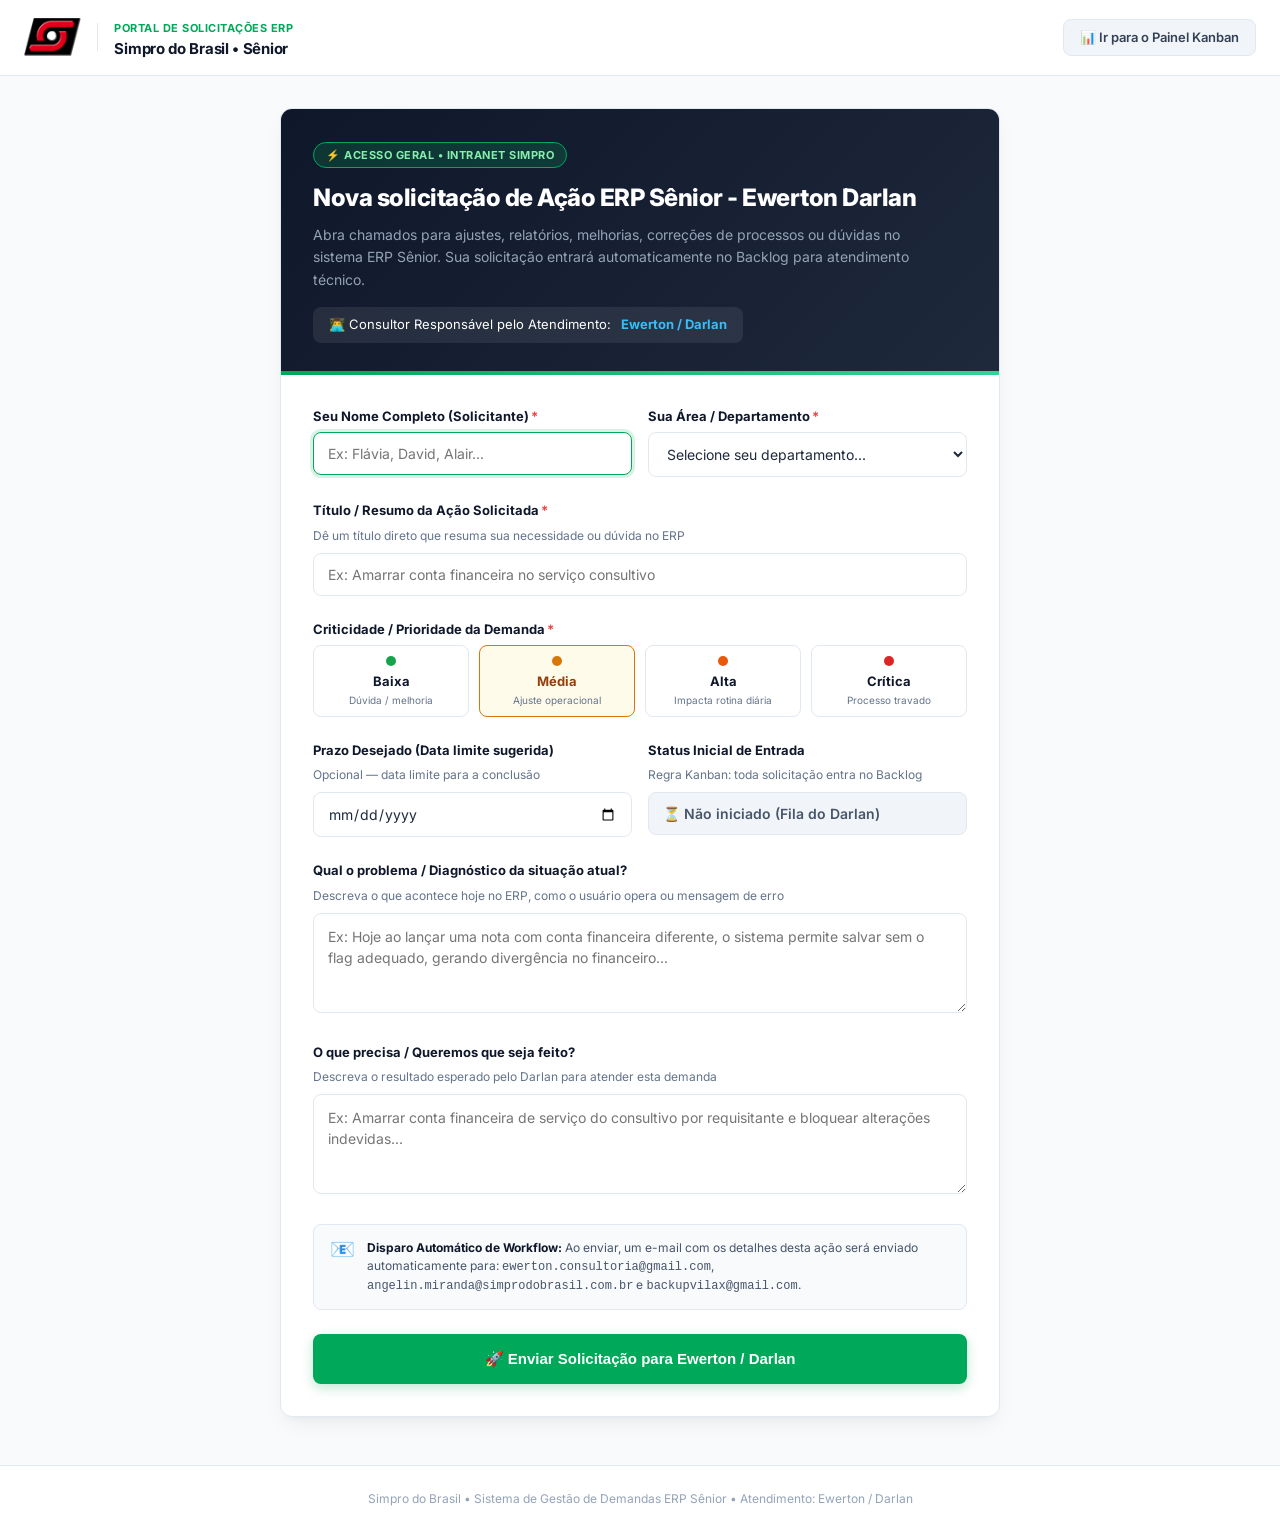
<file: solicitar.html>
<!DOCTYPE html>
<html lang="pt-BR">
<head>
  <meta charset="UTF-8">
  <meta name="viewport" content="width=device-width, initial-scale=1.0">
  <title>Nova solicitação de Ação ERP Sênior - Ewerton Darlan | Simpro do Brasil</title>
  <link rel="icon" type="image/png" href="logo-simpro.png">
  <link rel="preconnect" href="https://fonts.googleapis.com">
  <link rel="preconnect" href="https://fonts.gstatic.com" crossorigin>
  <link href="https://fonts.googleapis.com/css2?family=Inter:wght@400;500;600;700;800&display=swap" rel="stylesheet">
  <style>
    :root {
      --senior-green: #00A859;
      --senior-green-hover: #008f4c;
      --senior-green-light: #e6f7ef;
      --primary-dark: #0f172a;
      --text-main: #1e293b;
      --text-muted: #64748b;
      --bg-page: #f8fafc;
      --card-bg: #ffffff;
      --border-color: #e2e8f0;
      --shadow-sm: 0 1px 3px rgba(0,0,0,0.05);
      --shadow-md: 0 10px 25px -5px rgba(0,0,0,0.06), 0 8px 10px -6px rgba(0,0,0,0.04);
      --radius: 12px;
    }

    * {
      box-sizing: border-box;
      margin: 0;
      padding: 0;
    }

    body {
      font-family: 'Inter', -apple-system, BlinkMacSystemFont, 'Segoe UI', Roboto, sans-serif;
      background-color: var(--bg-page);
      color: var(--text-main);
      line-height: 1.5;
      min-height: 100vh;
      display: flex;
      flex-direction: column;
    }

    /* Top Navigation Bar */
    .header-bar {
      background-color: #ffffff;
      border-bottom: 1px solid var(--border-color);
      padding: 14px 24px;
      display: flex;
      align-items: center;
      justify-content: space-between;
      position: sticky;
      top: 0;
      z-index: 100;
    }

    .header-brand {
      display: flex;
      align-items: center;
      gap: 16px;
      text-decoration: none;
    }

    .header-logo {
      height: 38px;
      width: auto;
      object-fit: contain;
    }

    .brand-divider {
      height: 28px;
      width: 1px;
      background-color: var(--border-color);
    }

    .header-titles h1 {
      font-size: 15px;
      font-weight: 700;
      color: var(--primary-dark);
      letter-spacing: -0.3px;
    }

    .header-titles span {
      font-size: 11px;
      color: var(--senior-green);
      font-weight: 700;
      text-transform: uppercase;
      letter-spacing: 0.5px;
    }

    .header-nav-btn {
      display: inline-flex;
      align-items: center;
      gap: 8px;
      padding: 8px 16px;
      background-color: #f1f5f9;
      color: #334155;
      font-size: 13px;
      font-weight: 600;
      border-radius: 8px;
      text-decoration: none;
      transition: all 0.2s ease;
      border: 1px solid var(--border-color);
    }

    .header-nav-btn:hover {
      background-color: #e2e8f0;
      color: var(--primary-dark);
    }

    /* Main Container */
    .container {
      max-width: 760px;
      margin: 32px auto 48px;
      padding: 0 20px;
      flex: 1;
    }

    /* Card Wrapper */
    .form-card {
      background-color: var(--card-bg);
      border-radius: var(--radius);
      border: 1px solid var(--border-color);
      box-shadow: var(--shadow-md);
      overflow: hidden;
    }

    .card-hero {
      background: linear-gradient(135deg, #0f172a 0%, #1e293b 100%);
      color: #ffffff;
      padding: 32px;
      position: relative;
    }

    .card-hero::after {
      content: '';
      position: absolute;
      bottom: 0;
      left: 0;
      right: 0;
      height: 4px;
      background: linear-gradient(90deg, #00A859 0%, #34d399 100%);
    }

    .hero-badge {
      display: inline-flex;
      align-items: center;
      gap: 6px;
      background: rgba(0, 168, 89, 0.2);
      border: 1px solid #00A859;
      color: #86efac;
      padding: 4px 12px;
      border-radius: 20px;
      font-size: 11px;
      font-weight: 700;
      text-transform: uppercase;
      letter-spacing: 0.5px;
      margin-bottom: 12px;
    }

    .hero-title {
      font-size: 24px;
      font-weight: 800;
      letter-spacing: -0.5px;
      margin-bottom: 8px;
    }

    .hero-desc {
      font-size: 14px;
      color: #94a3b8;
      max-width: 620px;
      line-height: 1.6;
    }

    .consultant-tag {
      margin-top: 16px;
      display: inline-flex;
      align-items: center;
      gap: 10px;
      background: rgba(255, 255, 255, 0.08);
      padding: 8px 16px;
      border-radius: 8px;
      font-size: 13px;
    }

    .consultant-tag strong {
      color: #38bdf8;
    }

    /* Form Body */
    .form-body {
      padding: 32px;
    }

    .form-group {
      margin-bottom: 24px;
    }

    .form-label {
      display: block;
      font-size: 13px;
      font-weight: 700;
      color: var(--primary-dark);
      margin-bottom: 6px;
    }

    .form-label span.req {
      color: #ef4444;
      margin-left: 2px;
    }

    .form-hint {
      font-size: 12px;
      color: var(--text-muted);
      margin-bottom: 8px;
      display: block;
    }

    .form-control {
      width: 100%;
      padding: 12px 14px;
      font-size: 14px;
      font-family: inherit;
      color: var(--text-main);
      background-color: #ffffff;
      border: 1px solid var(--border-color);
      border-radius: 8px;
      transition: all 0.2s ease;
      outline: none;
    }

    .form-control:focus {
      border-color: var(--senior-green);
      box-shadow: 0 0 0 3px rgba(0, 168, 89, 0.15);
    }

    textarea.form-control {
      resize: vertical;
      min-height: 100px;
      line-height: 1.5;
    }

    .grid-2 {
      display: grid;
      grid-template-columns: 1fr 1fr;
      gap: 16px;
    }

    @media (max-width: 640px) {
      .grid-2 {
        grid-template-columns: 1fr;
      }
      .card-hero {
        padding: 24px 20px;
      }
      .form-body {
        padding: 24px 20px;
      }
    }

    /* Radio Cards for Criticidade */
    .criticidade-grid {
      display: grid;
      grid-template-columns: repeat(4, 1fr);
      gap: 10px;
    }

    @media (max-width: 640px) {
      .criticidade-grid {
        grid-template-columns: 1fr 1fr;
      }
    }

    .crit-card {
      border: 1.5px solid var(--border-color);
      border-radius: 8px;
      padding: 10px 12px;
      cursor: pointer;
      text-align: center;
      transition: all 0.2s ease;
      background: #ffffff;
      display: flex;
      flex-direction: column;
      align-items: center;
      user-select: none;
    }

    .crit-card:hover {
      border-color: #94a3b8;
      background-color: #f8fafc;
    }

    .crit-card input[type="radio"] {
      display: none;
    }

    .crit-dot {
      width: 10px;
      height: 10px;
      border-radius: 50%;
      margin-bottom: 6px;
    }

    .crit-name {
      font-size: 13px;
      font-weight: 700;
      color: var(--primary-dark);
    }

    .crit-sub {
      font-size: 10px;
      color: var(--text-muted);
      margin-top: 2px;
      line-height: 1.2;
    }

    .crit-card.selected-Baixa {
      border-color: #16a34a;
      background-color: #f0fdf4;
    }
    .crit-card.selected-Baixa .crit-name { color: #166534; }

    .crit-card.selected-Média {
      border-color: #d97706;
      background-color: #fffbeb;
    }
    .crit-card.selected-Média .crit-name { color: #92400e; }

    .crit-card.selected-Alta {
      border-color: #ea580c;
      background-color: #fff7ed;
    }
    .crit-card.selected-Alta .crit-name { color: #9a3412; }

    .crit-card.selected-Crítica {
      border-color: #dc2626;
      background-color: #fef2f2;
    }
    .crit-card.selected-Crítica .crit-name { color: #991b1b; }

    /* Workflow Alert Box */
    .workflow-info {
      background-color: #f8fafc;
      border: 1px solid var(--border-color);
      border-radius: 8px;
      padding: 14px 16px;
      display: flex;
      gap: 12px;
      align-items: flex-start;
      margin-bottom: 24px;
    }

    .workflow-info-icon {
      font-size: 20px;
      line-height: 1;
    }

    .workflow-info-text {
      font-size: 12px;
      color: #475569;
      line-height: 1.5;
    }

    .workflow-info-text strong {
      color: var(--primary-dark);
    }

    /* Action Buttons */
    .btn-submit {
      width: 100%;
      padding: 16px 24px;
      background-color: var(--senior-green);
      color: #ffffff;
      font-size: 15px;
      font-weight: 700;
      border: none;
      border-radius: 8px;
      cursor: pointer;
      display: inline-flex;
      align-items: center;
      justify-content: center;
      gap: 10px;
      transition: all 0.2s ease;
      box-shadow: 0 4px 12px rgba(0, 168, 89, 0.25);
    }

    .btn-submit:hover:not(:disabled) {
      background-color: var(--senior-green-hover);
      box-shadow: 0 6px 16px rgba(0, 168, 89, 0.35);
      transform: translateY(-1px);
    }

    .btn-submit:disabled {
      opacity: 0.6;
      cursor: not-allowed;
    }

    /* Modal de Sucesso */
    .success-overlay {
      display: none;
      position: fixed;
      top: 0;
      left: 0;
      right: 0;
      bottom: 0;
      background: rgba(15, 23, 42, 0.7);
      backdrop-filter: blur(4px);
      z-index: 1000;
      align-items: center;
      justify-content: center;
      padding: 20px;
    }

    .success-modal {
      background: #ffffff;
      border-radius: 16px;
      max-width: 540px;
      width: 100%;
      padding: 36px 32px;
      text-align: center;
      box-shadow: 0 25px 50px -12px rgba(0,0,0,0.25);
      animation: modalIn 0.3s cubic-bezier(0.16, 1, 0.3, 1);
    }

    @keyframes modalIn {
      from { opacity: 0; transform: scale(0.95); }
      to { opacity: 1; transform: scale(1); }
    }

    .success-icon-wrap {
      width: 72px;
      height: 72px;
      border-radius: 50%;
      background: #dcfce7;
      color: var(--senior-green);
      font-size: 36px;
      display: flex;
      align-items: center;
      justify-content: center;
      margin: 0 auto 20px;
      border: 2px solid #86efac;
    }

    .success-modal h2 {
      font-size: 22px;
      font-weight: 800;
      color: var(--primary-dark);
      margin-bottom: 8px;
    }

    .success-modal p {
      font-size: 14px;
      color: var(--text-muted);
      line-height: 1.6;
      margin-bottom: 20px;
    }

    .protocol-box {
      background-color: #f8fafc;
      border: 1px dashed #cbd5e1;
      border-radius: 8px;
      padding: 12px 16px;
      margin-bottom: 24px;
      display: flex;
      align-items: center;
      justify-content: space-between;
    }

    .protocol-label {
      font-size: 11px;
      font-weight: 700;
      text-transform: uppercase;
      color: #64748b;
    }

    .protocol-code {
      font-size: 15px;
      font-weight: 800;
      color: var(--senior-green);
      font-family: monospace;
    }

    .success-actions {
      display: flex;
      flex-direction: column;
      gap: 10px;
    }

    .btn-new {
      padding: 12px 20px;
      background-color: var(--senior-green);
      color: #ffffff;
      border: none;
      border-radius: 8px;
      font-size: 14px;
      font-weight: 700;
      cursor: pointer;
      text-decoration: none;
    }

    .btn-board {
      padding: 12px 20px;
      background-color: #f1f5f9;
      color: #334155;
      border: 1px solid var(--border-color);
      border-radius: 8px;
      font-size: 14px;
      font-weight: 600;
      cursor: pointer;
      text-decoration: none;
    }

    .footer {
      text-align: center;
      padding: 24px;
      font-size: 12px;
      color: #94a3b8;
      border-top: 1px solid var(--border-color);
      background-color: #ffffff;
    }
  </style>
</head>
<body>

  <!-- BARRA DE NAVEGAÇÃO -->
  <header class="header-bar">
    <a href="index.html" class="header-brand">
      <img src="logo-simpro.png" alt="Simpro do Brasil" class="header-logo">
      <div class="brand-divider"></div>
      <div class="header-titles">
        <span>Portal de Solicitações ERP</span>
        <h1>Simpro do Brasil • Sênior</h1>
      </div>
    </a>
    <a href="index.html" class="header-nav-btn">
      📊 Ir para o Painel Kanban
    </a>
  </header>

  <!-- FORMULÁRIO PRINCIPAL -->
  <main class="container">
    <div class="form-card">
      
      <!-- HERO -->
      <div class="card-hero">
        <div class="hero-badge">
          ⚡ Acesso Geral • Intranet Simpro
        </div>
        <h2 class="hero-title">Nova solicitação de Ação ERP Sênior - Ewerton Darlan</h2>
        <p class="hero-desc">
          Abra chamados para ajustes, relatórios, melhorias, correções de processos ou dúvidas no sistema ERP Sênior. 
          Sua solicitação entrará automaticamente no Backlog para atendimento técnico.
        </p>
        <div class="consultant-tag">
          <span>👨‍💻 Consultor Responsável pelo Atendimento:</span>
          <strong>Ewerton / Darlan</strong>
        </div>
      </div>

      <!-- FORMULÁRIO -->
      <form id="formSolicitacao" class="form-body" onsubmit="enviarSolicitacao(event)">
        
        <!-- LINHA 1: SOLICITANTE E ÁREA -->
        <div class="grid-2">
          <div class="form-group">
            <label class="form-label" for="solicitante">
              Seu Nome Completo (Solicitante)<span class="req">*</span>
            </label>
            <input type="text" id="solicitante" class="form-control" placeholder="Ex: Flávia, David, Alair..." required autofocus>
          </div>

          <div class="form-group">
            <label class="form-label" for="area">
              Sua Área / Departamento<span class="req">*</span>
            </label>
            <select id="area" class="form-control" required onchange="verificarOutraArea(this)">
              <option value="">Selecione seu departamento...</option>
              <option value="CONSULTIVO">Consultivo</option>
              <option value="Financeiro">Financeiro</option>
              <option value="Compras">Compras / Suprimentos</option>
              <option value="Faturamento">Faturamento / Fiscal</option>
              <option value="Produção">Produção</option>
              <option value="PCP">PCP / Planejamento</option>
              <option value="Almoxarifado">Almoxarifado / Estoque</option>
              <option value="Qualidade">Qualidade</option>
              <option value="Comercial">Comercial / Vendas</option>
              <option value="RH / DP">Recursos Humanos / DP</option>
              <option value="TI">TI / Sistemas</option>
              <option value="Outro">Outro (especificar)</option>
            </select>
            <input type="text" id="outraArea" class="form-control" placeholder="Especifique seu departamento" style="display:none; margin-top:8px;">
          </div>
        </div>

        <!-- LINHA 2: TÍTULO DA AÇÃO -->
        <div class="form-group">
          <label class="form-label" for="nome">
            Título / Resumo da Ação Solicitada<span class="req">*</span>
          </label>
          <span class="form-hint">Dê um título direto que resuma sua necessidade ou dúvida no ERP</span>
          <input type="text" id="nome" class="form-control" placeholder="Ex: Amarrar conta financeira no serviço consultivo" required>
        </div>

        <!-- LINHA 3: CRITICIDADE -->
        <div class="form-group">
          <label class="form-label">
            Criticidade / Prioridade da Demanda<span class="req">*</span>
          </label>
          <div class="criticidade-grid">
            <label class="crit-card" id="card-Baixa" onclick="selecionarCriticidade('Baixa')">
              <input type="radio" name="criticidade" value="Baixa">
              <span class="crit-dot" style="background:#16a34a;"></span>
              <span class="crit-name">Baixa</span>
              <span class="crit-sub">Dúvida / melhoria</span>
            </label>

            <label class="crit-card selected-Média" id="card-Média" onclick="selecionarCriticidade('Média')">
              <input type="radio" name="criticidade" value="Média" checked>
              <span class="crit-dot" style="background:#d97706;"></span>
              <span class="crit-name">Média</span>
              <span class="crit-sub">Ajuste operacional</span>
            </label>

            <label class="crit-card" id="card-Alta" onclick="selecionarCriticidade('Alta')">
              <input type="radio" name="criticidade" value="Alta">
              <span class="crit-dot" style="background:#ea580c;"></span>
              <span class="crit-name">Alta</span>
              <span class="crit-sub">Impacta rotina diária</span>
            </label>

            <label class="crit-card" id="card-Crítica" onclick="selecionarCriticidade('Crítica')">
              <input type="radio" name="criticidade" value="Crítica">
              <span class="crit-dot" style="background:#dc2626;"></span>
              <span class="crit-name">Crítica</span>
              <span class="crit-sub">Processo travado</span>
            </label>
          </div>
        </div>

        <!-- LINHA 4: PRAZO DESEJADO -->
        <div class="grid-2">
          <div class="form-group">
            <label class="form-label" for="dataFim">
              Prazo Desejado (Data limite sugerida)
            </label>
            <span class="form-hint">Opcional — data limite para a conclusão</span>
            <input type="date" id="dataFim" class="form-control">
          </div>

          <div class="form-group">
            <label class="form-label">
              Status Inicial de Entrada
            </label>
            <span class="form-hint">Regra Kanban: toda solicitação entra no Backlog</span>
            <input type="text" class="form-control" value="⏳ Não iniciado (Fila do Darlan)" disabled style="background:#f1f5f9; color:#475569; font-weight:600;">
          </div>
        </div>

        <!-- LINHA 5: QUAL O PROBLEMA -->
        <div class="form-group">
          <label class="form-label" for="problema">
            Qual o problema / Diagnóstico da situação atual?
          </label>
          <span class="form-hint">Descreva o que acontece hoje no ERP, como o usuário opera ou mensagem de erro</span>
          <textarea id="problema" class="form-control" placeholder="Ex: Hoje ao lançar uma nota com conta financeira diferente, o sistema permite salvar sem o flag adequado, gerando divergência no financeiro..."></textarea>
        </div>

        <!-- LINHA 6: O QUE PRECISA SER FEITO -->
        <div class="form-group">
          <label class="form-label" for="oQueFazer">
            O que precisa / Queremos que seja feito?
          </label>
          <span class="form-hint">Descreva o resultado esperado pelo Darlan para atender esta demanda</span>
          <textarea id="oQueFazer" class="form-control" placeholder="Ex: Amarrar conta financeira de serviço do consultivo por requisitante e bloquear alterações indevidas..."></textarea>
        </div>

        <!-- BOX WORKFLOW INFORMATIVO -->
        <div class="workflow-info">
          <div class="workflow-info-icon">📧</div>
          <div class="workflow-info-text">
            <strong>Disparo Automático de Workflow:</strong> Ao enviar, um e-mail com os detalhes desta ação será enviado automaticamente para:
            <code>ewerton.consultoria@gmail.com</code>, <code>angelin.miranda@simprodobrasil.com.br</code> e <code>backupvilax@gmail.com</code>.
          </div>
        </div>

        <!-- BOTÃO DE ENVIO -->
        <button type="submit" id="btnSubmit" class="btn-submit">
          <span>🚀 Enviar Solicitação para Ewerton / Darlan</span>
        </button>

      </form>
    </div>
  </main>

  <!-- MODAL DE CONFIRMAÇÃO DE SUCESSO -->
  <div id="modalSucesso" class="success-overlay">
    <div class="success-modal">
      <div class="success-icon-wrap">✓</div>
      <h2>Solicitação Aberta com Sucesso!</h2>
      <p>
        Sua demanda foi registrada na fila de <strong>Ewerton / Darlan</strong> e o e-mail de workflow foi disparado para a equipe de gestão.
      </p>

      <div class="protocol-box">
        <span class="protocol-label">Protocolo da Demanda</span>
        <span id="protocoloTexto" class="protocol-code">#ACAO-000</span>
      </div>

      <div class="success-actions">
        <button onclick="reiniciarFormulario()" class="btn-new">
          ➕ Abrir Nova Solicitação
        </button>
        <a href="index.html" class="btn-board">
          📊 Visualizar no Painel Kanban
        </a>
      </div>
    </div>
  </div>

  <footer class="footer">
    Simpro do Brasil • Sistema de Gestão de Demandas ERP Sênior • Atendimento: Ewerton / Darlan
  </footer>

  <script>
    let criticidadeSelecionada = 'Média';

    function selecionarCriticidade(val) {
      criticidadeSelecionada = val;
      ['Baixa', 'Média', 'Alta', 'Crítica'].forEach(c => {
        const card = document.getElementById('card-' + c);
        if (card) {
          card.className = 'crit-card' + (c === val ? ' selected-' + c : '');
          const radio = card.querySelector('input[type="radio"]');
          if (radio) radio.checked = (c === val);
        }
      });
    }

    function verificarOutraArea(select) {
      const inputOutra = document.getElementById('outraArea');
      if (select.value === 'Outro') {
        inputOutra.style.display = 'block';
        inputOutra.focus();
        inputOutra.required = true;
      } else {
        inputOutra.style.display = 'none';
        inputOutra.required = false;
      }
    }

    async function enviarSolicitacao(e) {
      e.preventDefault();
      const btn = document.getElementById('btnSubmit');
      btn.disabled = true;
      btn.innerHTML = '<span>⏳ Registrando solicitação e enviando e-mails...</span>';

      const selectArea = document.getElementById('area');
      const areaFinal = selectArea.value === 'Outro' 
        ? document.getElementById('outraArea').value.trim() 
        : selectArea.value;

      const payload = {
        nome: document.getElementById('nome').value.trim(),
        solicitante: document.getElementById('solicitante').value.trim(),
        area: areaFinal,
        criticidade: criticidadeSelecionada,
        dataInicio: new Date().toISOString().split('T')[0],
        dataFim: document.getElementById('dataFim').value || '',
        problema: document.getElementById('problema').value.trim(),
        oQueFazer: document.getElementById('oQueFazer').value.trim(),
        status: 'Não iniciado',
        destinatario: 'Darlan'
      };

      try {
        const GAS_ERP_URL = 'https://script.google.com/macros/s/AKfycbxDw8-NObFcdqhWD4JyW5mQKiED4UaUXcHTy_Ztwtjlb25vBGgiYnwuU7Fttte6pHZVtQ/exec?api=erp';
        const resp = await fetch(GAS_ERP_URL, {
          method: 'POST',
          headers: { 'Content-Type': 'text/plain;charset=utf-8' },
          body: JSON.stringify({ action: 'criar', payload: payload })
        });

        const data = await resp.json();

        // Sincroniza também com servidor local caso esteja na rede local
        if (window.location.hostname === 'localhost' || window.location.hostname.startsWith('192.168.')) {
          fetch('/api/acoes', {
            method: 'POST',
            headers: { 'Content-Type': 'application/json' },
            body: JSON.stringify(Object.assign({}, payload, { skipEmail: true }))
          }).catch(() => {});
        }

        if (data.success && data.data) {
          document.getElementById('protocoloTexto').textContent = '#' + data.data.id;
          document.getElementById('modalSucesso').style.display = 'flex';
        } else {
          alert('Erro ao registrar solicitação: ' + (data.error || 'Erro desconhecido.'));
          btn.disabled = false;
          btn.innerHTML = '<span>🚀 Enviar Solicitação para Ewerton / Darlan</span>';
        }
      } catch (err) {
        alert('Erro de comunicação com o servidor: ' + err.message);
        btn.disabled = false;
        btn.innerHTML = '<span>🚀 Enviar Solicitação para Ewerton / Darlan</span>';
      }
    }

    function reiniciarFormulario() {
      document.getElementById('formSolicitacao').reset();
      selecionarCriticidade('Média');
      document.getElementById('outraArea').style.display = 'none';
      document.getElementById('modalSucesso').style.display = 'none';
      const btn = document.getElementById('btnSubmit');
      btn.disabled = false;
      btn.innerHTML = '<span>🚀 Enviar Solicitação para Ewerton / Darlan</span>';
      document.getElementById('solicitante').focus();
    }
  </script>
</body>
</html>
</file>
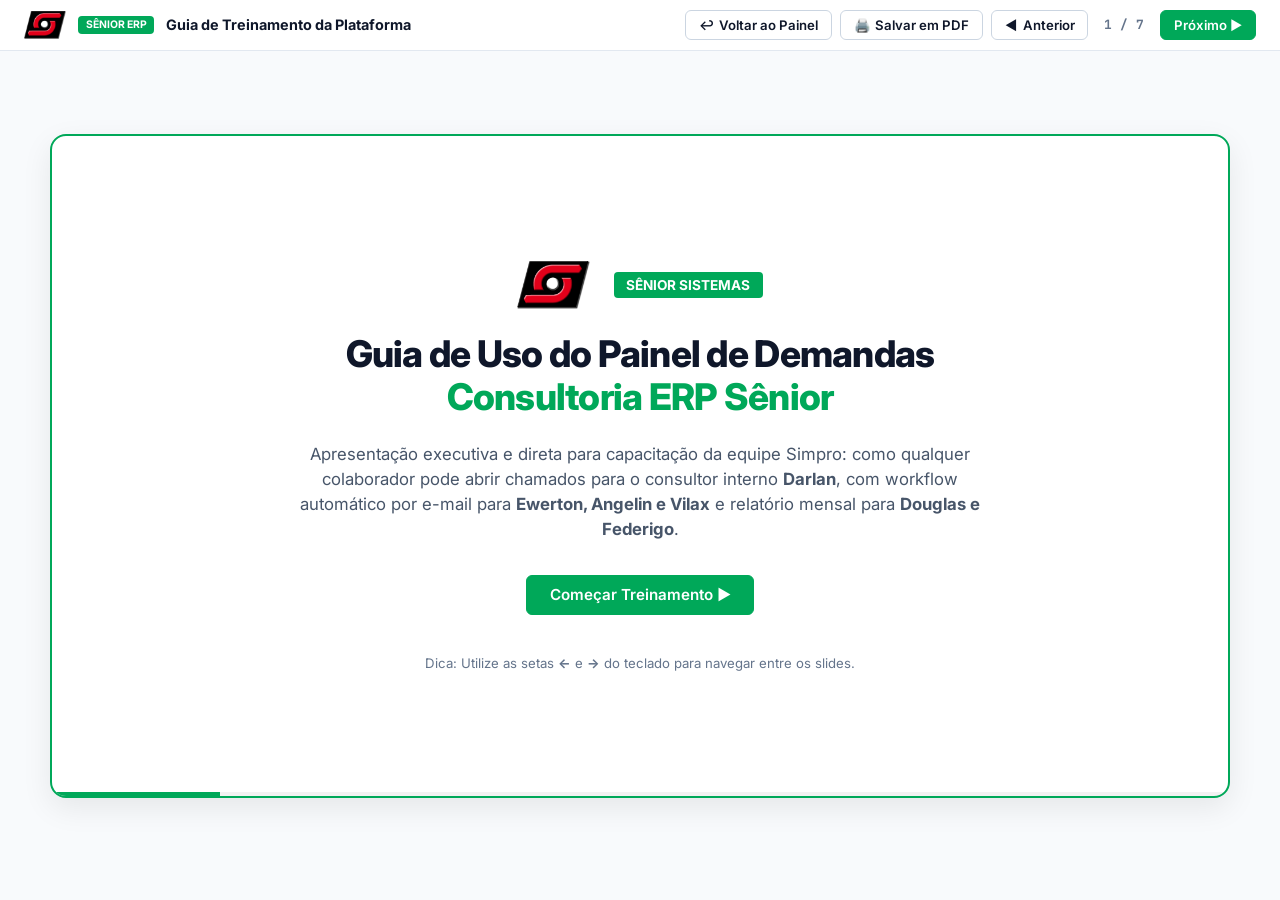
<file: treinamento.html>
<!DOCTYPE html>
<html lang="pt-BR">
<head>
  <meta charset="UTF-8">
  <meta name="viewport" content="width=device-width, initial-scale=1.0">
  <title>Treinamento & Guia de Uso | Painel de Ações ERP Sênior</title>
  <meta name="description" content="Apresentação executiva e direta para capacitação dos usuários na utilização do Painel de Ações ERP Sênior da Simpro.">
  <link rel="stylesheet" href="https://fonts.googleapis.com/css2?family=Inter:wght@300;400;500;600;700;800&family=JetBrains+Mono:wght@400;500;600&display=swap">
  <style>
    :root {
      --senior-green: #00A859;
      --senior-green-hover: #008F4C;
      --senior-green-subtle: rgba(0, 168, 89, 0.08);
      --senior-green-border: rgba(0, 168, 89, 0.3);
      
      --bg-base: #F8FAFC;
      --bg-surface: #FFFFFF;
      --bg-muted: #F1F5F9;
      --border-subtle: #E2E8F0;
      --border-strong: #CBD5E1;
      
      --text-primary: #0F172A;
      --text-secondary: #475569;
      --text-muted: #64748B;
      
      --crit-red: #DC2626;
      --crit-orange: #EA580C;
      --crit-blue: #0284C7;
      
      --font-main: 'Inter', -apple-system, sans-serif;
      --font-mono: 'JetBrains Mono', monospace;
    }

    * {
      box-sizing: border-box;
      margin: 0;
      padding: 0;
    }

    body {
      font-family: var(--font-main);
      background-color: var(--bg-base);
      color: var(--text-primary);
      min-height: 100vh;
      display: flex;
      flex-direction: column;
      align-items: center;
      justify-content: center;
      overflow-x: hidden;
      padding: 1rem;
    }

    /* BARRA SUPERIOR DE CONTROLES */
    .deck-topbar {
      position: fixed;
      top: 0;
      left: 0;
      right: 0;
      z-index: 100;
      background: rgba(255, 255, 255, 0.95);
      backdrop-filter: blur(8px);
      border-bottom: 1px solid var(--border-subtle);
      padding: 0.6rem 1.5rem;
      display: flex;
      align-items: center;
      justify-content: space-between;
      gap: 1rem;
    }

    .topbar-brand {
      display: flex;
      align-items: center;
      gap: 0.75rem;
    }

    .topbar-logo {
      height: 28px;
      width: auto;
    }

    .topbar-title {
      font-size: 0.9rem;
      font-weight: 700;
      color: var(--text-primary);
    }

    .topbar-badge {
      font-size: 0.65rem;
      font-weight: 700;
      text-transform: uppercase;
      padding: 0.15rem 0.45rem;
      background: var(--senior-green);
      color: #fff;
      border-radius: 4px;
    }

    .deck-nav-controls {
      display: flex;
      align-items: center;
      gap: 0.5rem;
    }

    .btn-nav {
      background: var(--bg-surface);
      border: 1px solid var(--border-strong);
      color: var(--text-primary);
      font-family: var(--font-main);
      font-size: 0.825rem;
      font-weight: 600;
      padding: 0.4rem 0.8rem;
      border-radius: 6px;
      cursor: pointer;
      display: inline-flex;
      align-items: center;
      gap: 0.35rem;
      transition: all 0.15s ease;
      text-decoration: none;
    }

    .btn-nav:hover {
      background: var(--bg-muted);
      border-color: var(--text-muted);
    }

    .btn-primary-senior {
      background: var(--senior-green);
      color: #fff;
      border-color: var(--senior-green);
    }

    .btn-primary-senior:hover {
      background: var(--senior-green-hover);
      border-color: var(--senior-green-hover);
      color: #fff;
    }

    .slide-counter {
      font-family: var(--font-mono);
      font-size: 0.8rem;
      font-weight: 700;
      color: var(--text-muted);
      padding: 0 0.5rem;
    }

    /* CONTAINER DO SLIDE (RATIO 16:9) */
    .deck-viewport {
      width: 100%;
      max-width: 1180px;
      aspect-ratio: 16 / 9;
      background: var(--bg-surface);
      border: 2px solid var(--senior-green);
      border-radius: 16px;
      box-shadow: 0 10px 30px rgba(0, 0, 0, 0.08);
      display: flex;
      flex-direction: column;
      position: relative;
      overflow: hidden;
      margin-top: 4rem;
      margin-bottom: 2rem;
    }

    .training-slide {
      display: none;
      flex: 1;
      flex-direction: column;
      padding: 2.2rem 2.6rem;
      animation: slideIn 0.25s ease-out;
    }

    .training-slide.active-slide {
      display: flex;
    }

    @keyframes slideIn {
      from { opacity: 0; transform: translateY(6px); }
      to { opacity: 1; transform: translateY(0); }
    }

    /* CABEÇALHO DO SLIDE */
    .slide-header {
      display: flex;
      align-items: center;
      justify-content: space-between;
      border-bottom: 1.5px solid var(--border-subtle);
      padding-bottom: 0.75rem;
      margin-bottom: 1.25rem;
    }

    .slide-tag {
      font-size: 0.72rem;
      text-transform: uppercase;
      letter-spacing: 0.06em;
      font-weight: 700;
      color: var(--senior-green);
    }

    .slide-title {
      font-size: 1.6rem;
      font-weight: 800;
      color: var(--text-primary);
      letter-spacing: -0.02em;
      line-height: 1.2;
      margin-top: 0.2rem;
    }

    .slide-subtitle {
      font-size: 0.85rem;
      color: var(--text-secondary);
      margin-top: 0.25rem;
    }

    /* CORPO DO SLIDE */
    .slide-body {
      flex: 1;
      display: flex;
      flex-direction: column;
      gap: 1.2rem;
      min-height: 0;
    }

    /* CARDS EM GRID */
    .grid-3 {
      display: grid;
      grid-template-columns: repeat(3, 1fr);
      gap: 1.2rem;
      flex: 1;
    }

    .grid-2 {
      display: grid;
      grid-template-columns: 1fr 1fr;
      gap: 1.2rem;
      flex: 1;
    }

    .grid-4 {
      display: grid;
      grid-template-columns: repeat(4, 1fr);
      gap: 1rem;
      flex: 1;
    }

    .feature-card {
      background: var(--bg-muted);
      border: 1px solid var(--border-subtle);
      border-radius: 10px;
      padding: 1.2rem;
      display: flex;
      flex-direction: column;
      gap: 0.6rem;
      position: relative;
    }

    .feature-card.highlight {
      background: var(--senior-green-subtle);
      border-color: var(--senior-green-border);
    }

    .feature-card.alert-card {
      background: #FEF2F2;
      border-color: #FECACA;
    }

    .card-step-num {
      width: 28px;
      height: 28px;
      border-radius: 50%;
      background: var(--senior-green);
      color: #fff;
      display: flex;
      align-items: center;
      justify-content: center;
      font-weight: 800;
      font-size: 0.85rem;
    }

    .card-title {
      font-size: 0.95rem;
      font-weight: 700;
      color: var(--text-primary);
    }

    .card-desc {
      font-size: 0.825rem;
      color: var(--text-secondary);
      line-height: 1.5;
    }

    .badge-pill {
      display: inline-block;
      font-size: 0.7rem;
      font-weight: 700;
      text-transform: uppercase;
      padding: 0.15rem 0.5rem;
      border-radius: 4px;
      width: fit-content;
    }

    .pill-backlog { background: #E2E8F0; color: #475569; }
    .pill-wip { background: #BAE6FD; color: #0284C7; }
    .pill-done { background: #BBF7D0; color: #00A859; }

    /* CAPA */
    .cover-slide {
      align-items: center;
      justify-content: center;
      text-align: center;
      gap: 1.5rem;
    }

    .cover-logos {
      display: flex;
      align-items: center;
      gap: 1.5rem;
    }

    .cover-simpro-logo {
      height: 48px;
      width: auto;
    }

    .cover-title {
      font-size: 2.3rem;
      font-weight: 800;
      letter-spacing: -0.02em;
      color: var(--text-primary);
      line-height: 1.15;
    }

    .cover-title span {
      color: var(--senior-green);
    }

    .cover-desc {
      font-size: 1.05rem;
      color: var(--text-secondary);
      max-width: 680px;
      line-height: 1.5;
    }

    .cover-footer {
      font-size: 0.825rem;
      color: var(--text-muted);
      margin-top: 1rem;
    }

    /* RODAPÉ DO SLIDE */
    .slide-footer {
      display: flex;
      align-items: center;
      justify-content: space-between;
      border-top: 1px solid var(--border-subtle);
      padding-top: 0.75rem;
      margin-top: 1rem;
      font-size: 0.75rem;
      color: var(--text-muted);
    }

    /* BARRA DE PROGRESSO INFERIOR */
    .deck-progressbar-container {
      position: absolute;
      bottom: 0;
      left: 0;
      right: 0;
      height: 4px;
      background: rgba(0, 0, 0, 0.05);
    }

    .deck-progressbar {
      height: 100%;
      background: var(--senior-green);
      width: 14.28%;
      transition: width 0.25s ease;
    }

    /* MODO IMPRESSÃO / PDF */
    @media print {
      body {
        background: #fff !important;
        padding: 0 !important;
      }
      .deck-topbar {
        display: none !important;
      }
      .deck-viewport {
        border: none !important;
        box-shadow: none !important;
        max-width: none !important;
        width: 100vw !important;
        height: 100vh !important;
        margin: 0 !important;
        border-radius: 0 !important;
      }
      .training-slide {
        display: flex !important;
        page-break-after: always;
        height: 100vh;
      }
      .deck-progressbar-container {
        display: none !important;
      }
    }
  </style>
</head>
<body>

  <!-- BARRA SUPERIOR DE CONTROLES -->
  <nav class="deck-topbar">
    <div class="topbar-brand">
      <img src="logo-simpro.png" alt="Simpro" class="topbar-logo">
      <span class="topbar-badge">Sênior ERP</span>
      <span class="topbar-title">Guia de Treinamento da Plataforma</span>
    </div>

    <div class="deck-nav-controls">
      <a href="index.html" class="btn-nav" title="Voltar ao Painel Principal">
        <span>↩️</span> Voltar ao Painel
      </a>
      <button class="btn-nav" id="btn-print" title="Salvar apresentação em PDF / Imprimir">
        <span>🖨️</span> Salvar em PDF
      </button>
      <button class="btn-nav" id="btn-prev" title="Slide Anterior (←)">
        <span>◀</span> Anterior
      </button>
      <span class="slide-counter" id="slide-indicator">1 / 7</span>
      <button class="btn-nav btn-primary-senior" id="btn-next" title="Próximo Slide (→)">
        Próximo <span>▶</span>
      </button>
    </div>
  </nav>

  <!-- VIEWPORT DO SLIDE (RATIO 16:9) -->
  <main class="deck-viewport" id="viewport">

    <!-- SLIDE 1: CAPA -->
    <section class="training-slide cover-slide active-slide" data-index="1">
      <div class="cover-logos">
        <img src="logo-simpro.png" alt="Simpro Industrial" class="cover-simpro-logo">
        <span class="topbar-badge" style="font-size: 0.85rem; padding: 0.3rem 0.8rem;">Sênior Sistemas</span>
      </div>

      <h1 class="cover-title">
        Guia de Uso do Painel de Demandas<br>
        <span>Consultoria ERP Sênior</span>
      </h1>

      <p class="cover-desc">
        Apresentação executiva e direta para capacitação da equipe Simpro: como qualquer colaborador pode abrir chamados para o consultor interno <strong>Darlan</strong>, com workflow automático por e-mail para <strong>Ewerton, Angelin e Vilax</strong> e relatório mensal para <strong>Douglas e Federigo</strong>.
      </p>

      <div style="display: flex; gap: 0.8rem; margin-top: 0.5rem;">
        <button class="btn-nav btn-primary-senior" onclick="nextSlide()" style="font-size: 0.95rem; padding: 0.6rem 1.4rem;">
          Começar Treinamento ▶
        </button>
      </div>

      <div class="cover-footer">
        Dica: Utilize as setas <strong>←</strong> e <strong>→</strong> do teclado para navegar entre os slides.
      </div>
    </section>

    <!-- SLIDE 2: O FLUXO KANBAN -->
    <section class="training-slide" data-index="2">
      <div class="slide-header">
        <div>
          <span class="slide-tag">Conceito & Governança</span>
          <h2 class="slide-title">1. Como Funciona o Fluxo Operacional (Kanban)</h2>
          <p class="slide-subtitle">O painel organiza as ações do consultor em um fluxo contínuo e transparente de 3 colunas.</p>
        </div>
        <img src="logo-simpro.png" alt="Simpro" class="topbar-logo">
      </div>

      <div class="slide-body">
        <div class="grid-3">
          <div class="feature-card highlight">
            <span class="badge-pill pill-backlog">1. Entrada Obrigatória</span>
            <h3 class="card-title">Não iniciado (Backlog)</h3>
            <p class="card-desc">
              É onde <strong>todas as novas demandas nascem</strong>. A fila é organizada automaticamente por criticidade e prazos acordados. Nenhuma demanda se perde.
            </p>
          </div>

          <div class="feature-card">
            <span class="badge-pill pill-wip">2. Execução Ativa</span>
            <h3 class="card-title">Em andamento (WIP)</h3>
            <p class="card-desc">
              Quando o consultor Darlan inicia a parametrização, ajuste de tela ou rotina, o card é <strong>arrastado para cá</strong>. Demonstra o trabalho que está acontecendo agora.
            </p>
          </div>

          <div class="feature-card">
            <span class="badge-pill pill-done">3. Entrega & Validação</span>
            <h3 class="card-title">Feito (Concluído)</h3>
            <p class="card-desc">
              Demandas finalizadas, testadas e homologadas junto à área solicitante. São arrastadas para cá alimentando os indicadores de sucesso.
            </p>
          </div>
        </div>

        <div class="feature-card" style="background: var(--bg-surface); border: 1.5px solid var(--senior-green);">
          <strong style="color: var(--senior-green); font-size: 0.85rem;">⚡ Regra de Ouro do Kanban:</strong>
          <p style="font-size: 0.8rem; color: var(--text-secondary); margin-top: 0.2rem;">
            Ninguém cria demandas diretamente em <em>"Em andamento"</em> ou <em>"Feito"</em>. Toda necessidade entra no Backlog e progride por arrasto, garantindo rastreabilidade e controle de fila para o consultor.
          </p>
        </div>
      </div>

      <div class="slide-footer">
        <span>Plataforma Simpro • Consultoria ERP Sênior</span>
        <span>Slide 2 de 7</span>
      </div>
    </section>

    <!-- SLIDE 3: COMO INSERIR DEMANDAS -->
    <section class="training-slide" data-index="3">
      <div class="slide-header">
        <div>
          <span class="slide-tag">Passo a Passo</span>
          <h2 class="slide-title">2. Como Inserir uma Nova Demanda Real</h2>
          <p class="slide-subtitle">Basta clicar na aba <strong>"➕ Inserir Demanda"</strong> no topo ou no botão no cabeçalho do Backlog.</p>
        </div>
        <img src="logo-simpro.png" alt="Simpro" class="topbar-logo">
      </div>

      <div class="slide-body">
        <div class="grid-2">
          <div class="feature-card">
            <h3 class="card-title">📋 Informações de Identificação</h3>
            <ul style="font-size: 0.82rem; color: var(--text-secondary); padding-left: 1.2rem; display: flex; flex-direction: column; gap: 0.4rem; line-height: 1.4;">
              <li><strong>Nome da Ação:</strong> Título claro do que deve ser feito (ex: <em>Parametrizar rateio de OS no fiscal</em>).</li>
              <li><strong>Solicitante:</strong> Seu nome e cargo de quem está demandando.</li>
              <li><strong>Área / Departamento:</strong> PCP, Produção, Compras, Fiscal, Controladoria, TI...</li>
              <li><strong>Criticidade:</strong> Crítica (urgente), Alta, Média ou Baixa.</li>
              <li><strong>Data Início & Data Fim:</strong> O prazo esperado da entrega.</li>
            </ul>
          </div>

          <div class="feature-card highlight">
            <h3 class="card-title">🎯 Os Dois Campos Principais</h3>
            <div style="display: flex; flex-direction: column; gap: 0.6rem; font-size: 0.82rem;">
              <div>
                <strong style="color: var(--crit-red);">🛑 Qual o problema? (Diagnóstico & Impacto):</strong>
                <p style="color: var(--text-secondary); margin-top: 0.15rem;">
                  Explique o gargalo atual no ERP. O que está travando o trabalho da sua equipe hoje?
                </p>
              </div>
              <div>
                <strong style="color: var(--senior-green);">🎯 O que precisa / queremos que seja feito?:</strong>
                <p style="color: var(--text-secondary); margin-top: 0.15rem;">
                  O que você espera que o consultor entregue (nova regra, relatório, ajuste de banco ou tela).
                </p>
              </div>
            </div>
          </div>
        </div>

        <div style="background: #F0FDF4; border: 1px solid #BBF7D0; border-radius: 8px; padding: 0.8rem 1rem; font-size: 0.8rem; color: #166534;">
          ✓ Ao clicar em <strong>"Salvar e Inserir no Backlog"</strong>, a ação entra instantaneamente no Kanban, na Fila Gerencial e gera o Slide executivo!
        </div>
      </div>

      <div class="slide-footer">
        <span>Plataforma Simpro • Consultoria ERP Sênior</span>
        <span>Slide 3 de 7</span>
      </div>
    </section>

    <!-- SLIDE 4: INTERAÇÃO NO KANBAN -->
    <section class="training-slide" data-index="4">
      <div class="slide-header">
        <div>
          <span class="slide-tag">Operação Diária</span>
          <h2 class="slide-title">3. Interação no Kanban: Arrasto & Gestão de Prazos</h2>
          <p class="slide-subtitle">Como acompanhar o andamento dos cartões e monitorar os prazos de cada entrega.</p>
        </div>
        <img src="logo-simpro.png" alt="Simpro" class="topbar-logo">
      </div>

      <div class="slide-body">
        <div class="grid-3">
          <div class="feature-card">
            <div class="card-step-num">1</div>
            <h3 class="card-title">Arrasto (Drag & Drop)</h3>
            <p class="card-desc">
              Clique e segure sobre qualquer cartão para arrastá-lo da coluna <strong>Não iniciado</strong> para <strong>Em andamento</strong> ou <strong>Feito</strong>. O status é salvo automaticamente no servidor.
            </p>
          </div>

          <div class="feature-card">
            <div class="card-step-num">2</div>
            <h3 class="card-title">Ficha Rápida do Card</h3>
            <p class="card-desc">
              Cada cartão exibe a prioridade colorida, departamento, solicitante e o resumo do problema. Clique em <strong>[🖥️ Ver Slide]</strong> para ver a ficha completa ou em <strong>[✏️]</strong> para editar.
            </p>
          </div>

          <div class="feature-card alert-card">
            <div class="card-step-num" style="background: var(--crit-red);">!</div>
            <h3 class="card-title" style="color: var(--crit-red);">Alerta de Prazo Vencido</h3>
            <p class="card-desc">
              O sistema compara a Data Fim com a data atual. Se o prazo expirar e a demanda não estiver em <em>Feito</em>, o cartão sinaliza <strong>⚠️ Prazo Vencido</strong> em vermelho.
            </p>
          </div>
        </div>

        <div style="background: var(--bg-muted); border: 1px solid var(--border-subtle); border-radius: 8px; padding: 0.9rem 1.2rem; display: flex; align-items: center; justify-content: space-between;">
          <span style="font-size: 0.85rem; color: var(--text-secondary);">
            Precisa alterar detalhes ou reagendar a data fim?
          </span>
          <span style="font-size: 0.85rem; font-weight: 700; color: var(--senior-green);">
            Clique no botão de lápis (✏️) no cartão para abrir a edição imediata.
          </span>
        </div>
      </div>

      <div class="slide-footer">
        <span>Plataforma Simpro • Consultoria ERP Sênior</span>
        <span>Slide 4 de 7</span>
      </div>
    </section>

    <!-- SLIDE 5: MODO SLIDES 16:9 -->
    <section class="training-slide" data-index="5">
      <div class="slide-header">
        <div>
          <span class="slide-tag">Reuniões & Apresentações</span>
          <h2 class="slide-title">4. Modo Slides (16:9) para Alinhamento com Gestores</h2>
          <p class="slide-subtitle">Formato executivo padrão ideal para reuniões semanais, comitês de melhoria e TVs industriais.</p>
        </div>
        <img src="logo-simpro.png" alt="Simpro" class="topbar-logo">
      </div>

      <div class="slide-body">
        <div class="grid-2">
          <div class="feature-card">
            <h3 class="card-title">🖥️ O Frame Corporativo Padronizado</h3>
            <p class="card-desc">
              Cada demanda cadastrada gera automaticamente um slide com proporção widescreen de apresentação:
            </p>
            <ul style="font-size: 0.8rem; color: var(--text-secondary); margin-top: 0.4rem; padding-left: 1.1rem; display: flex; flex-direction: column; gap: 0.3rem;">
              <li><strong>Topo:</strong> Logo Simpro, badge Sênior e status atual da ação.</li>
              <li><strong>Nome da Ação:</strong> Título em destaque legível à distância.</li>
              <li><strong>Grade de Metadados:</strong> Solicitante, Área, Criticidade e Prazos.</li>
              <li><strong>Bloco da Esquerda:</strong> Diagnóstico e impacto do problema.</li>
              <li><strong>Bloco da Direita:</strong> Escopo exato e entregáveis do consultor.</li>
            </ul>
          </div>

          <div class="feature-card highlight">
            <h3 class="card-title">🎮 Controles na Reunião</h3>
            <ul style="font-size: 0.8rem; color: var(--text-secondary); padding-left: 1.1rem; display: flex; flex-direction: column; gap: 0.5rem; line-height: 1.4;">
              <li><strong>Teclas ← e → :</strong> Navegue entre os slides sem usar o mouse.</li>
              <li><strong>Botão Tela Cheia (⛶):</strong> Oculta barras do navegador para projeção limpa em TVs ou salas de reunião.</li>
              <li><strong>Botão [✏️ Editar Ação]:</strong> Permite atualizar os dados do slide ali mesmo durante o alinhamento.</li>
              <li><strong>Contador de Slide:</strong> Exibe a posição na fila (ex: <em>Slide 3 de 12</em>).</li>
            </ul>
          </div>
        </div>
      </div>

      <div class="slide-footer">
        <span>Plataforma Simpro • Consultoria ERP Sênior</span>
        <span>Slide 5 de 7</span>
      </div>
    </section>

    <!-- SLIDE 6: FILA GERENCIAL & INDICADORES -->
    <section class="training-slide" data-index="6">
      <div class="slide-header">
        <div>
          <span class="slide-tag">Gestão & Auditoria</span>
          <h2 class="slide-title">5. Fila Gerencial & Indicadores de Desempenho</h2>
          <p class="slide-subtitle">Visões consolidadas para coordenadores e gestores monitorarem o volume e a evolução do ERP.</p>
        </div>
        <img src="logo-simpro.png" alt="Simpro" class="topbar-logo">
      </div>

      <div class="slide-body">
        <div class="grid-2">
          <div class="feature-card">
            <h3 class="card-title">📋 Visão Fila Gerencial</h3>
            <p class="card-desc">
              Uma tabela de alta densidade que organiza automaticamente as prioridades:
            </p>
            <ul style="font-size: 0.8rem; color: var(--text-secondary); margin-top: 0.4rem; padding-left: 1.1rem; display: flex; flex-direction: column; gap: 0.35rem;">
              <li><strong>Ordenação por Criticidade:</strong> Demandas Críticas e Altas ficam no topo.</li>
              <li><strong>Prazos Mais Próximos Primeiro:</strong> Foco nas entregas mais urgentes.</li>
              <li><strong>Filtros Dinâmicos:</strong> Filtre por departamento (PCP, Fiscal, Compras...) ou status.</li>
              <li><strong>Busca Rápida:</strong> Digite qualquer palavra-chave para encontrar a ação.</li>
            </ul>
          </div>

          <div class="feature-card">
            <h3 class="card-title">📊 Visão Indicadores (Analytics)</h3>
            <p class="card-desc">
              Gráficos em tempo real calculados diretamente a partir dos dados reais:
            </p>
            <ul style="font-size: 0.8rem; color: var(--text-secondary); margin-top: 0.4rem; padding-left: 1.1rem; display: flex; flex-direction: column; gap: 0.35rem;">
              <li><strong>Pipeline de Status:</strong> % concluído vs em andamento vs backlog.</li>
              <li><strong>Matriz de Criticidade:</strong> Volume de ações críticas e moderadas.</li>
              <li><strong>Demandas por Área:</strong> Quais setores mais demandam o ERP.</li>
              <li><strong>Cumprimento de Prazos:</strong> Ações em dia vs em atraso.</li>
            </ul>
          </div>
        </div>

        <div style="background: var(--bg-muted); border: 1px solid var(--border-subtle); border-radius: 8px; padding: 0.8rem 1.2rem; display: flex; justify-content: space-between; align-items: center;">
          <span style="font-size: 0.825rem; color: var(--text-secondary);">
            Precisa de um backup ou relatório das ações?
          </span>
          <span style="font-size: 0.825rem; font-weight: 700; color: var(--senior-green);">
            Clique em <strong>[📤 Exportar]</strong> no topo do painel para baixar o arquivo JSON.
          </span>
        </div>
      </div>

      <div class="slide-footer">
        <span>Plataforma Simpro • Consultoria ERP Sênior</span>
        <span>Slide 6 de 7</span>
      </div>
    </section>

    <!-- SLIDE 7: BOAS PRÁTICAS & CONTATO -->
    <section class="training-slide" data-index="7">
      <div class="slide-header">
        <div>
          <span class="slide-tag">Governança & Próximos Passos</span>
          <h2 class="slide-title">6. Resumo das Boas Práticas & Suporte</h2>
          <p class="slide-subtitle">Recomendações fundamentais para manter a rotina organizada e produtiva.</p>
        </div>
        <img src="logo-simpro.png" alt="Simpro" class="topbar-logo">
      </div>

      <div class="slide-body">
        <div class="grid-4">
          <div class="feature-card highlight">
            <div class="card-step-num">1</div>
            <h3 class="card-title">Dados Reais</h3>
            <p class="card-desc">
              Cadastre exclusivamente demandas reais necessárias para o negócio.
            </p>
          </div>

          <div class="feature-card highlight">
            <div class="card-step-num">2</div>
            <h3 class="card-title">Diagnóstico Claro</h3>
            <p class="card-desc">
              Descreva com precisão o problema no ERP para facilitar a solução do consultor.
            </p>
          </div>

          <div class="feature-card highlight">
            <div class="card-step-num">3</div>
            <h3 class="card-title">Entrada no Backlog</h3>
            <p class="card-desc">
              Respeite o fluxo de entrada. Avance o card para <em>Em andamento</em> apenas ao iniciar.
            </p>
          </div>

          <div class="feature-card highlight">
            <div class="card-step-num">4</div>
            <h3 class="card-title">Validação & Feito</h3>
            <p class="card-desc">
              Teste a entrega no ERP e arraste para <em>Feito</em> para encerrar o ciclo.
            </p>
          </div>
        </div>

        <div style="background: var(--bg-surface); border: 2px solid var(--senior-green); border-radius: 12px; padding: 1.2rem 1.6rem; display: flex; align-items: center; justify-content: space-between;">
          <div>
            <h4 style="font-size: 1.05rem; font-weight: 800; color: var(--text-primary);">Pronto para começar?</h4>
            <p style="font-size: 0.85rem; color: var(--text-secondary); margin-top: 0.2rem;">
              Acesse o painel principal, insira a sua demanda no Backlog e acompanhe as entregas.
            </p>
          </div>
          <a href="index.html" class="btn-nav btn-primary-senior" style="font-size: 0.95rem; padding: 0.65rem 1.4rem;">
            Acessar o Painel Agora ▶
          </a>
        </div>
      </div>

      <div class="slide-footer">
        <span>Atendimento ERP: <strong>Darlan</strong> • Gestão & Workflow: <strong>Ewerton / Angelin / Vilax</strong> | Simpro do Brasil</span>
        <span>Slide 7 de 7</span>
      </div>
    </section>

    <!-- BARRA DE PROGRESSO DO DECK -->
    <div class="deck-progressbar-container">
      <div class="deck-progressbar" id="progressbar"></div>
    </div>

  </main>

  <script>
    let currentSlide = 1;
    const totalSlides = 7;

    const slides = document.querySelectorAll('.training-slide');
    const indicator = document.getElementById('slide-indicator');
    const progressbar = document.getElementById('progressbar');
    const btnPrev = document.getElementById('btn-prev');
    const btnNext = document.getElementById('btn-next');
    const btnPrint = document.getElementById('btn-print');

    function showSlide(index) {
      if (index < 1) index = 1;
      if (index > totalSlides) index = totalSlides;
      currentSlide = index;

      slides.forEach(slide => {
        const slideIdx = parseInt(slide.dataset.index, 10);
        slide.classList.toggle('active-slide', slideIdx === currentSlide);
      });

      indicator.textContent = `${currentSlide} / ${totalSlides}`;
      progressbar.style.width = `${(currentSlide / totalSlides) * 100}%`;

      btnPrev.disabled = currentSlide === 1;
      btnNext.textContent = currentSlide === totalSlides ? 'Concluir ✓' : 'Próximo ▶';
    }

    function nextSlide() {
      if (currentSlide < totalSlides) {
        showSlide(currentSlide + 1);
      } else {
        window.location.href = 'index.html';
      }
    }

    function prevSlide() {
      if (currentSlide > 1) {
        showSlide(currentSlide - 1);
      }
    }

    btnNext.addEventListener('click', nextSlide);
    btnPrev.addEventListener('click', prevSlide);

    btnPrint.addEventListener('click', () => {
      window.print();
    });

    window.addEventListener('keydown', (e) => {
      if (e.key === 'ArrowRight' || e.key === ' ' || e.key === 'PageDown') {
        e.preventDefault();
        nextSlide();
      } else if (e.key === 'ArrowLeft' || e.key === 'PageUp') {
        e.preventDefault();
        prevSlide();
      } else if (e.key === 'Home') {
        e.preventDefault();
        showSlide(1);
      } else if (e.key === 'End') {
        e.preventDefault();
        showSlide(totalSlides);
      }
    });

    // Inicia no slide 1
    showSlide(1);
  </script>
</body>
</html>
</file>
